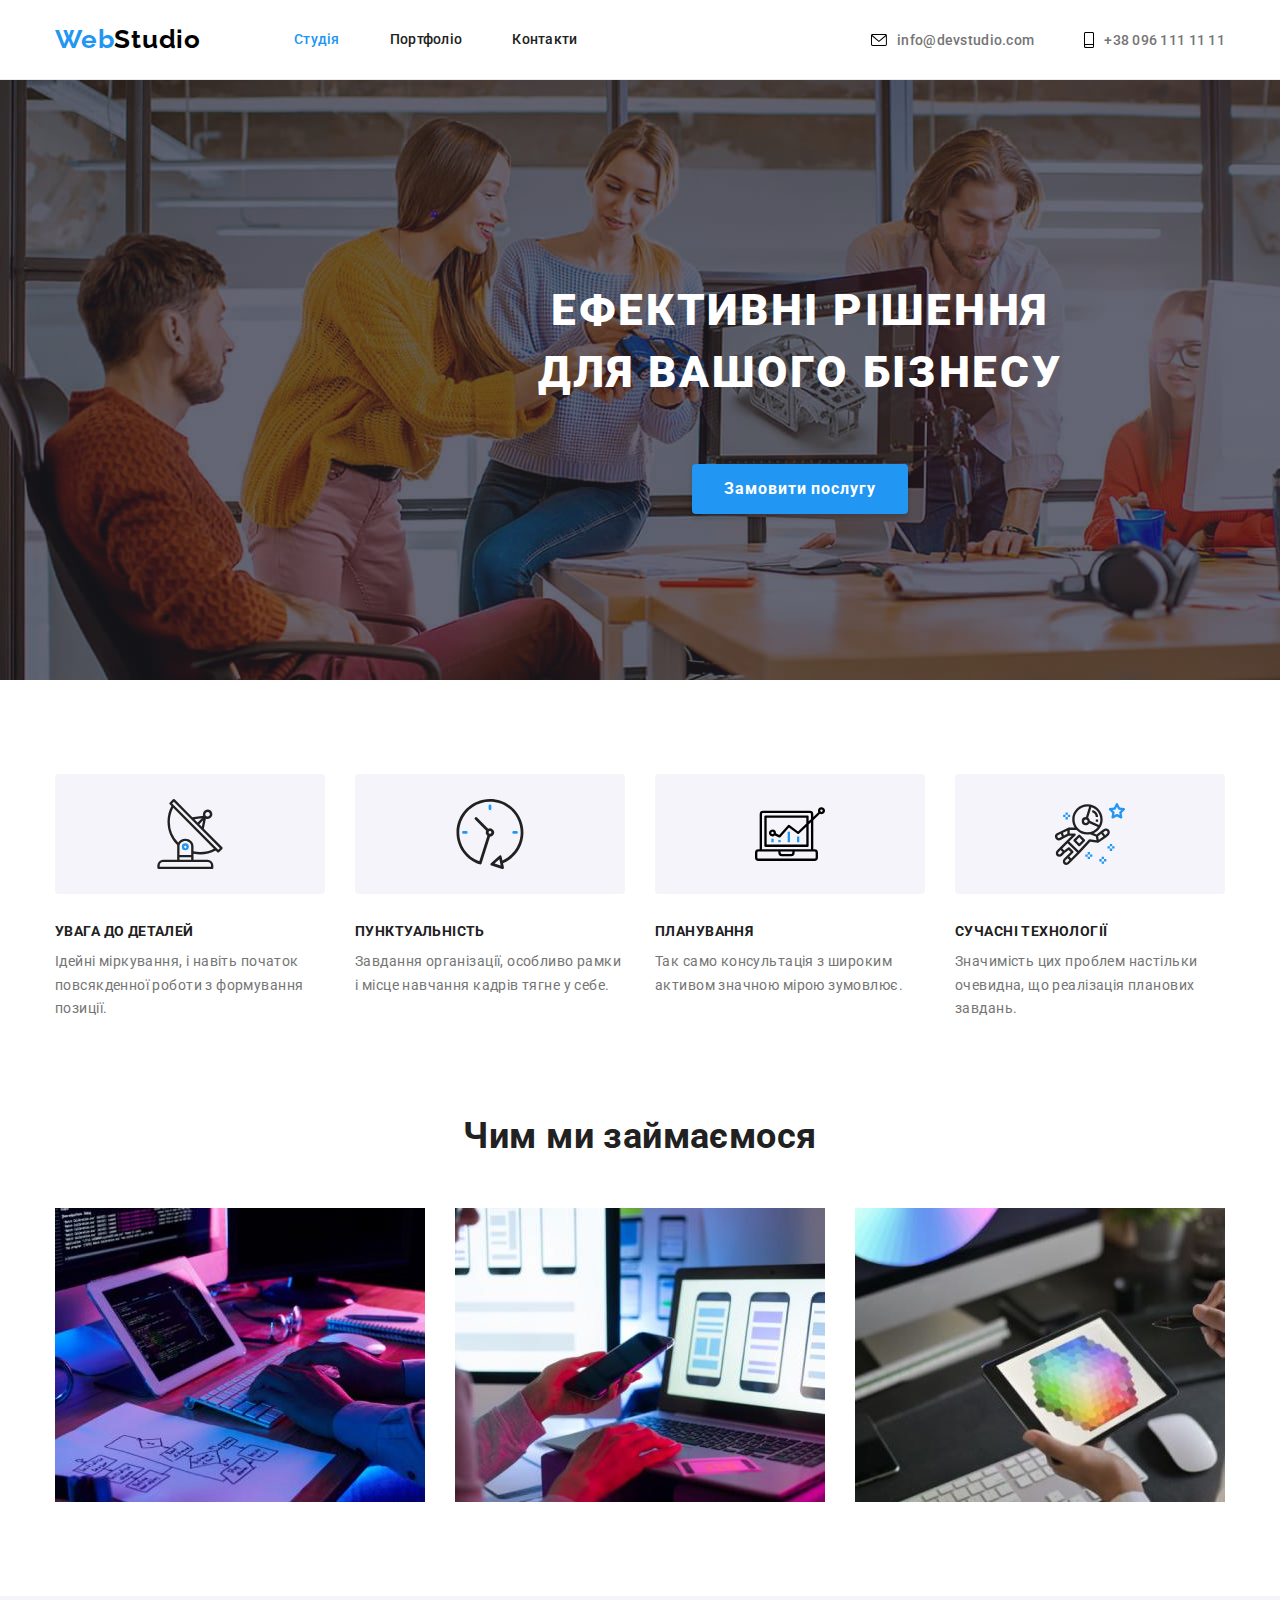
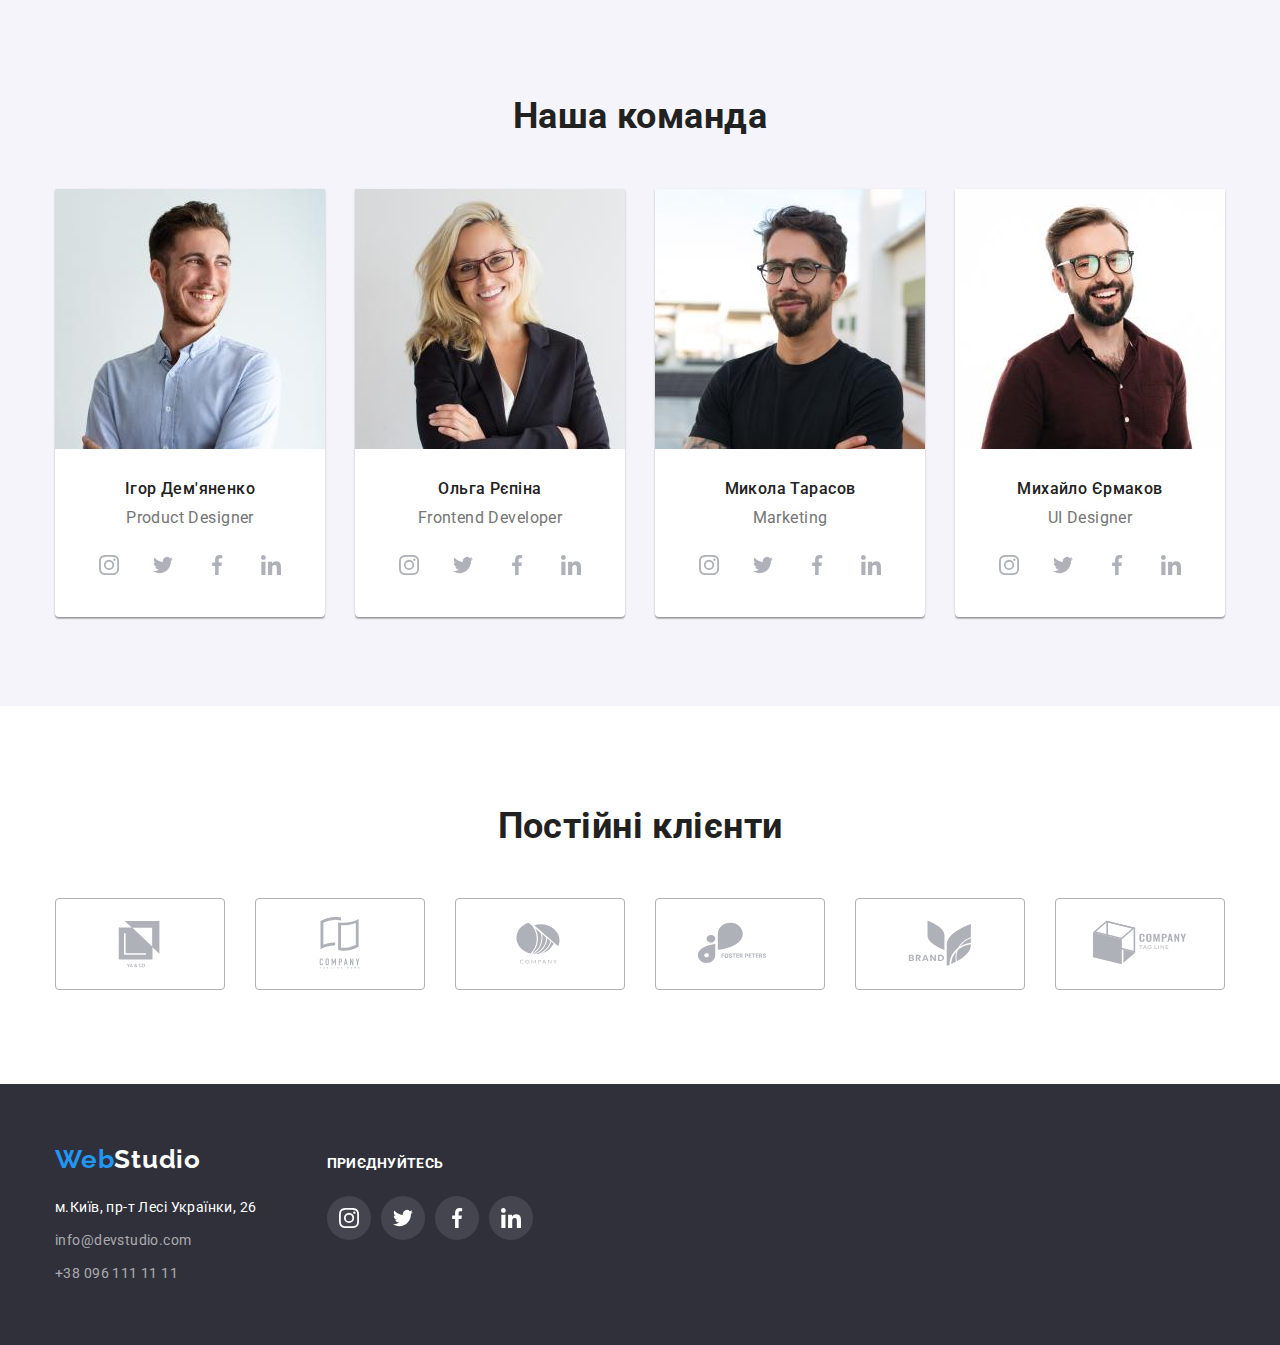
<file: index.html>
<!DOCTYPE html>
<html lang="uk">
  
  
  <head>
    <title>webstudio</title>
    <meta charset="UTF-8" />
    <meta http-equiv="X-UA-Compatible" content="IE=edge" />
    <meta name="viewport" content="width=device-width, initial-scale=1.0" />
    <link rel="preconnect" href="https://fonts.googleapis.com">
    <link rel="preconnect" href="https://fonts.gstatic.com" crossorigin>
    <link href="https://fonts.googleapis.com/css2?family=Raleway:wght@700&family=Roboto:wght@400;500;700;900&display=swap"
      rel="stylesheet"/>
    <link rel="stylesheet" href="https://cdnjs.cloudflare.com/ajax/libs/modern-normalize/1.1.0/modern-normalize.min.css
    ">
    <link rel="stylesheet" href="./css/styles.css" />
  </head>
  <body>
    
    <header class="header">
      <div class="conteiner rulles">
      <!--Nav menu-->
      
    <nav class="header-nav">
  
    <a href="./index.html" class="header-logo">Web<span class="color-logo">Studio</span></a>
  
    <ul class="header-list-nav">
            <li class="header-item"><a href="./index.html" class="header-link current">Студія</a></li>
            <li class="header-item"><a href="./portfolio.html" class="header-link">Портфоліо</a></li>
            <li class="header-item"><a href="#" class="header-link">Контакти</a></li>
          </ul>
        </nav>
  
        <!-- Contacts-->
  
        <ul class="header-list">
        <li class="header-contact">
        <a href="mailto:info@devstudio.com" class="header-mal svg"><svg viewBox="0 0 43 32" class="header-svg" width="16" height="12"><use href="./img/sprite.svg#mail"></use></svg> info@devstudio.com</a></li>
        <li class="header-contact">
          <a href="tel:+380961111111" class="header-tel svg"><svg viewBox="0 0 20 32" class="header-svg" width="10" height="16"><use href="./img/sprite.svg#smartphone"></use></svg>+38 096 111 11 11</a></li>
        </ul>
      </div>
        </header>
      
    <main>
      
      <!--Main board-->
      <section class="main-section">
        
        
        <h1 class="main-title">Ефективні рішення <br>для вашого бізнесу</h1>
        <button type="button" class="main-button"><span>Замовити послугу</span></button>
      
      </section>
      
      <section class=" no-box">
        <!--Description-->
        <div class="conteiner">
        <h2 hidden class="visualy-hidden">Наші переваги</h2>
        <ul class="hero-dscrpt">
          
            
          
          <li class="hero-list">
            <div class="advantage">
            <svg viewBox="0 0 32 32" width="70"><use href="./img/sprite.svg#antenna"></use></svg>
          </div>
            <h3 class="hero-item">УВАГА ДО ДЕТАЛЕЙ</h3>
            <p class="hero-blind">
              Ідейні міркування, і навіть початок повсякденної роботи з
              формування позиції.
            </p>
          </li>
          
        
          <li class="hero-list">
            <div class="advantage">
            <svg viewBox="0 0 32 32" width="70"><use href="./img/sprite.svg#clock"></use></svg>
          </div>
            <h3 class="hero-item">ПУНКТУАЛЬНІСТЬ</h3>
            <p class="hero-blind">
              Завдання організації, особливо рамки і місце навчання кадрів тягне
              у себе.
            </p>
          </li>
         
          <li class="hero-list">
            <div class="advantage">
            <svg viewBox="0 0 32 32" width="70"><use href="./img/sprite.svg#diagram"></use></svg>
          </div>
            <h3 class="hero-item">ПЛАНУВАННЯ</h3>
            <p class="hero-blind">
              Так само консультація з широким активом значною мірою зумовлює.
            </p>
          </li>
          
            
          
          <li class="hero-list">
            <div class="advantage">
            <svg viewBox="0 0 32 32" width="70"><use href="./img/sprite.svg#astronaut"></use></svg>
          </div>
            <h3 class="hero-item">СУЧАСНІ ТЕХНОЛОГІЇ</h3>
            <p class="hero-blind">
              Значимість цих проблем настільки очевидна, що реалізація планових
              завдань.
            </p>
          </li>
        </ul>
      </div>
      </section>
    
      <!--Items photo-->
      
      <section class="non-box">
        <div class="conteiner">
        <h2 class="hero">Чим ми займаємося</h2>
        <ul class="our-works">
          <li class="header-top">
            <img
              class="hero-photo"
              src="./img/items/img1.jpg"
              alt="набираємо текст"
              width="370"
              height="294"
            />
          </li>
          <li class="header-top">
            <img
              class="hero-photo"
              src="./img/items/img2.jpg"
              alt="фотосесії"
              width="370"
              height="294"
            />
          </li>
          <li class="header-top">
            <img
              class="hero-photo"
              src="./img/items/img3.jpg"
              alt="ремонтуємо техніку"
              width="370"
              height="294"
            />
          </li>
        </ul>
      </div>
      </section>
    
      <!--Blue color workers-->
     
      <section class="section">
        <div class="conteiner">
        <!--Portrait photo-->
        <h2 class="hero-section">Наша команда</h2>
        <ul class="section-list">
          <li class="hero-li">
            <img class="hero-photo"
              src="./img/portrait/img2.jpg"
              alt="Ігор Дем'яненко"
              width="270"
              height="260"
            />
            <div class="hero-svg">
            <h3 class="hero-people">Ігор Дем'яненко</h3>
            <p lang="en" class="hero-title">Product Designer</p>
            <ul class="link-hero">
              <li class="social-item"><a href="" class="icon"><svg class="svg-hero" viewBox="0 0 32 32" width="20"><use href="./img/sprite.svg#instagram"></use></svg></a></li>
              <li class="social-item"><a href=""class="icon"><svg class="svg-hero" viewBox="0 0 32 32" width="20"><use href="./img/sprite.svg#twitter"></use></svg></a></li>
              <li class="social-item"><a href="" class="icon"><svg class="svg-hero" viewBox="0 0 32 32" width="20"><use href="./img/sprite.svg#facebook"></use></svg></a></li>
              <li class="social-item"><a href="" class="icon"><svg class="svg-hero" viewBox="0 0 32 32" width="20"><use href="./img/sprite.svg#linkedin"></use></svg></a></li>
            </ul>
          </div>
          </li>
          <li class="hero-li">
            <img class="hero-photo"
              src="./img/portrait/img1.jpg"
              alt="Ольга Рєпіна"
              width="270"
              height="260"
            />
            <div class="hero-svg">
            <h3 class="hero-people">Ольга Рєпіна</h3>
            <p lang="en" class="hero-title">Frontend Developer</p>
            <ul class="link-hero">
              <li class="social-item"><a href="" class="icon"><svg class="svg-hero" viewBox="0 0 32 32" width="20"><use href="./img/sprite.svg#instagram"></use></svg></a></li>
              <li class="social-item"><a href=""class="icon"><svg class="svg-hero" viewBox="0 0 32 32" width="20"><use href="./img/sprite.svg#twitter"></use></svg></a></li>
              <li class="social-item"><a href=""class="icon"><svg class="svg-hero" viewBox="0 0 32 32" width="20"><use href="./img/sprite.svg#facebook"></use></svg></a></li>
              <li class="social-item"><a href=""class="icon"><svg class="svg-hero" viewBox="0 0 32 32" width="20"><use href="./img/sprite.svg#linkedin"></use></svg></a></li>
            </ul>
          </div>
          </li>
          <li class="hero-li">
            <img class="hero-photo"
              src="./img/portrait/img3.jpg"
              alt="Микола Тарасов"
              width="270"
              height="260"
            />
            <div class="hero-svg">
            <h3 class="hero-people">Микола Тарасов</h3>
            <p lang="en" class="hero-title">Marketing</p>
            <ul class="link-hero">
              <li class="social-item"><a href="" class="icon"><svg class="svg-hero" viewBox="0 0 32 32" width="20"><use href="./img/sprite.svg#instagram"></use></svg></a></li>
              <li class="social-item"><a href="" class="icon"><svg class="svg-hero" viewBox="0 0 32 32" width="20"><use href="./img/sprite.svg#twitter"></use></svg></a></li>
              <li class="social-item"><a href="" class="icon"><svg class="svg-hero" viewBox="0 0 32 32" width="20"><use href="./img/sprite.svg#facebook"></use></svg></a></li>
              <li class="social-item"><a href="" class="icon"><svg class="svg-hero" viewBox="0 0 32 32" width="20"><use href="./img/sprite.svg#linkedin"></use></svg></a></li>
            </ul>
          </div>
          </li>
          <li class="hero-li">
            <img class=""
              src="./img/portrait/img4.jpg"
              alt="sМихайло Єрмакоh3"
              width="270"
              height="260"
            />
            <div class="hero-svg">
            <h3 class="hero-people">Михайло Єрмаков</h3>
            <p lang="en" class="hero-title">UI Designer</p>
            <ul class="link-hero">
              <li class="social-item"><a href="" class="icon"><svg class="svg-hero" viewBox="0 0 32 32" width="20"><use href="./img/sprite.svg#instagram"></use></svg></a></li>
              <li class="social-item"><a href="" class="icon"><svg class="svg-hero" viewBox="0 0 32 32" width="20"><use href="./img/sprite.svg#twitter"></use></svg></a></li>
              <li class="social-item"><a href=""class="icon"><svg  class="svg-hero"viewBox="0 0 32 32" width="20"><use href="./img/sprite.svg#facebook"></use></svg></a></li>
              <li class="social-item"><a href="" class="icon"><svg class="svg-hero" viewBox="0 0 32 32" width="20"><use href="./img/sprite.svg#linkedin"></use></svg></a></li>
            </ul>
          </li>
        </div>
        </ul>
      </div>
      </section>
       

    
     <section class="partners-section">
      <div class="conteiner">
      <h2 class="partners-title">Постійні клієнти</h2>
      <ul class="partners-list">
        <li class="partners"><a href="" class="partners-link"><svg viewBox="0 0 57 32" width="106" hight="60" class="company-svg"><use href="./img/sprite.svg#Logo"></use></svg></a></li>
        <li class="partners"><a href="" class="partners-link"><svg viewBox="0 0 57 32" width="106" hight="60" class="company-svg"><use href="./img/sprite.svg#Logo1"></use></svg></a></li>
        <li class="partners"><a href="" class="partners-link"><svg viewBox="0 0 57 32" width="106" hight="60" class="company-svg"><use href="./img/sprite.svg#Logo2"></use></svg></a></li>
        <li class="partners"><a href="" class="partners-link"><svg viewBox="0 0 57 32" width="106" hight="60" class="company-svg"><use href="./img/sprite.svg#Logo3"></use></svg></a></li>
        <li class="partners"><a href="" class="partners-link"><svg viewBox="0 0 57 32" width="106" hight="60" class="company-svg"><use href="./img/sprite.svg#Logo4"></use></svg></a></li>
        <li class="partners"><a href="" class="partners-link"><svg viewBox="0 0 57 32" width="106" hight="60" class="company-svg"><use href="./img/sprite.svg#Logo5"></use></svg></a></li>
      </ul>
    </div>
     </section>
    
    
    </main>
    
    <footer class="footer">
      <div class="conteiner correct"> 
        <div class="footer-box">
        <a href="./index.html" class="footer-logo">
          Web<span class="color-footer">Studio</span></a
        >
        <address class="adress-footer">
          <ul class="footer-list">
            <li class="footer-item bot">
              <a
                href="https://goo.gl/maps/juvtHiytcNgh8N4bA"
                class="footer-link li"
                target="_blank"
                rel="noopener norefferer nofollow"
                >м.Київ, пр-т Лесі Українки, 26</a
              >
            </li>
            <li class="footer-item bot">
              <a href="mailto:info@devstudio.com" class="footer-mal li"
                >info@devstudio.com</a
              >
            </li>
            <li class="footer-item">
              <a href="tel:+380961111111" class="footer-tel">+38 096 111 11 11</a>
            </li>
          </ul>
        </address>
      </div>
      <div>
        <p class="join-page">Приєднуйтесь</p>
        <ul class="footer-last">
          <li class="footer-perm"><a href="" class="footer-welcome"><svg class="footer-svg" viewBox="0 0 32 32" width="20"><use href="./img/sprite.svg#instagram"></use></svg></a></li>
              <li class="footer-perm"><a href=""class="footer-welcome"><svg class="footer-svg" viewBox="0 0 32 32" width="20"><use href="./img/sprite.svg#twitter"></use></svg></a></li>
              <li class="footer-perm"><a href="" class="footer-welcome"><svg class="footer-svg" viewBox="0 0 32 32" width="20"><use href="./img/sprite.svg#facebook"></use></svg></a></li>
              <li class="footer-perm"><a href="" class="footer-welcome"><svg class="footer-svg" viewBox="0 0 32 32" width="20"><use href="./img/sprite.svg#linkedin"></use></svg></a></li>
        </ul>
      </div>
      </div>
    </footer>
  
  </body>
</html>
</file>
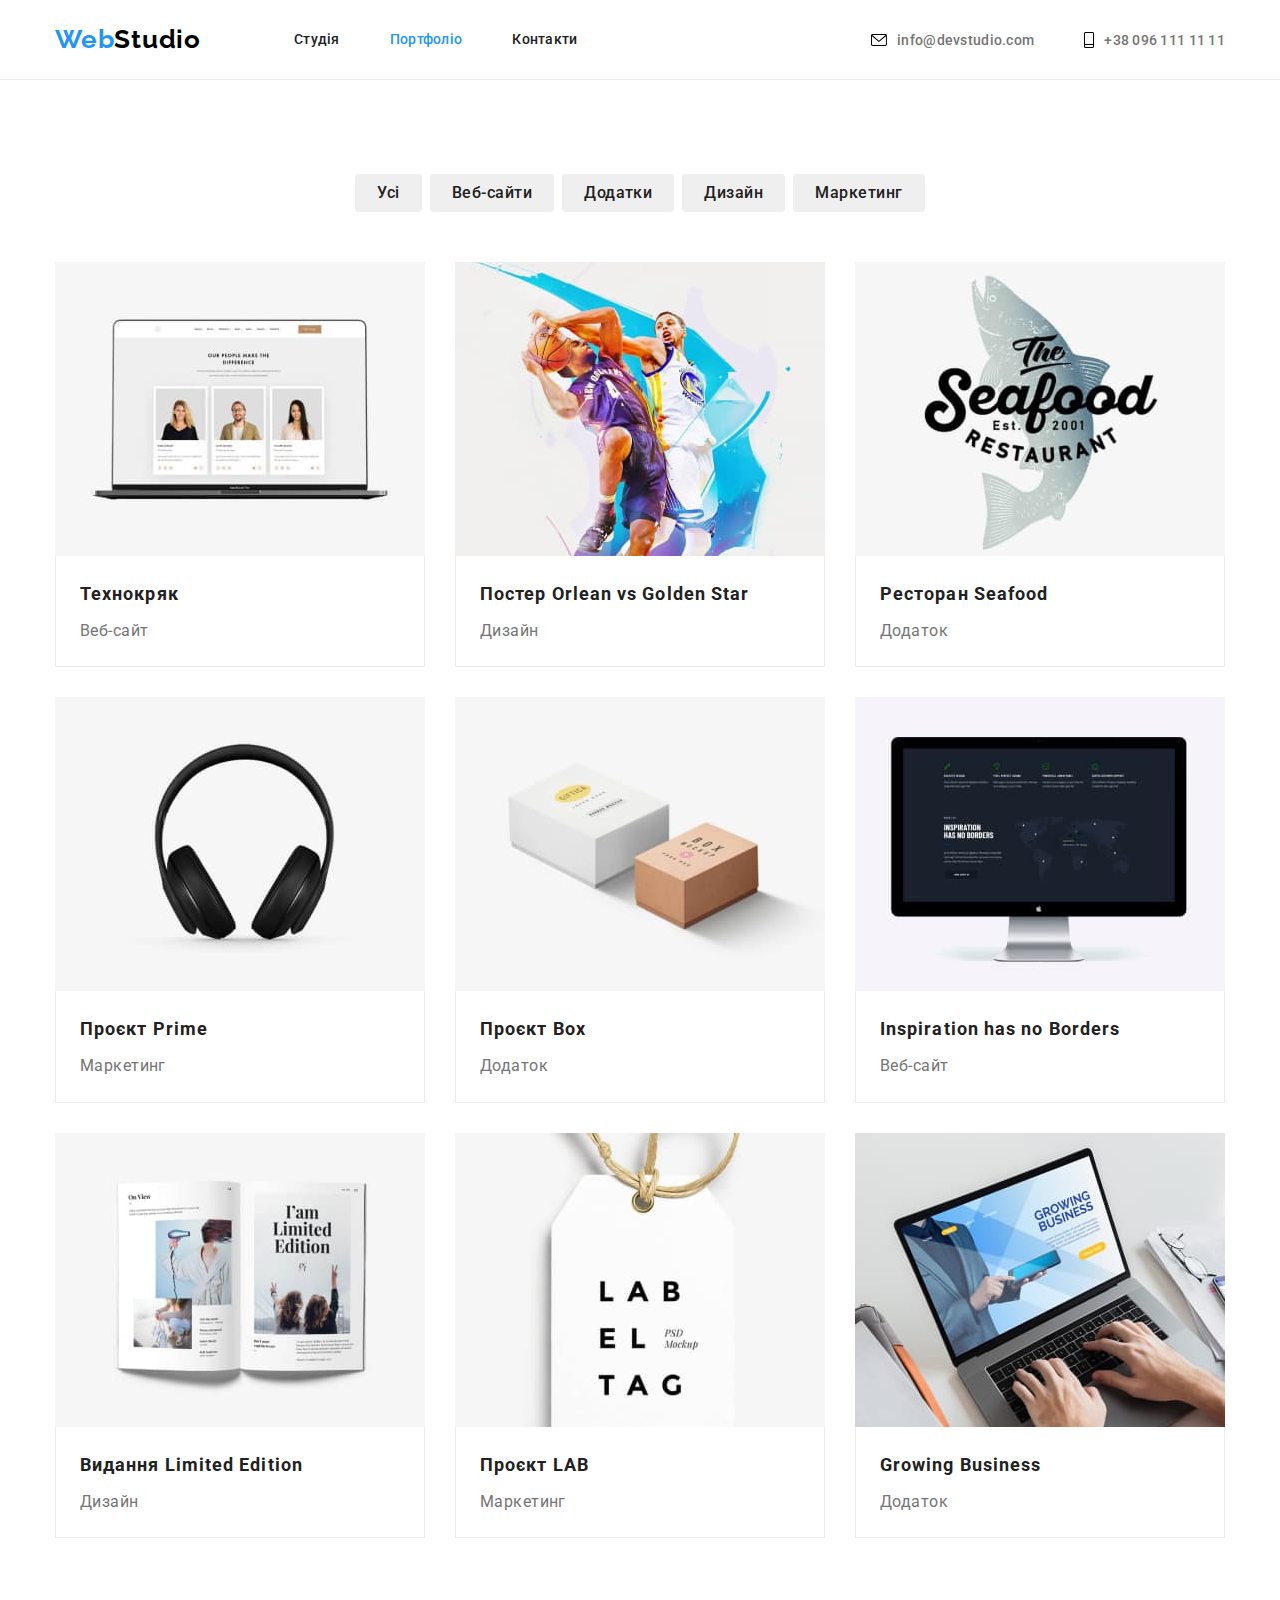
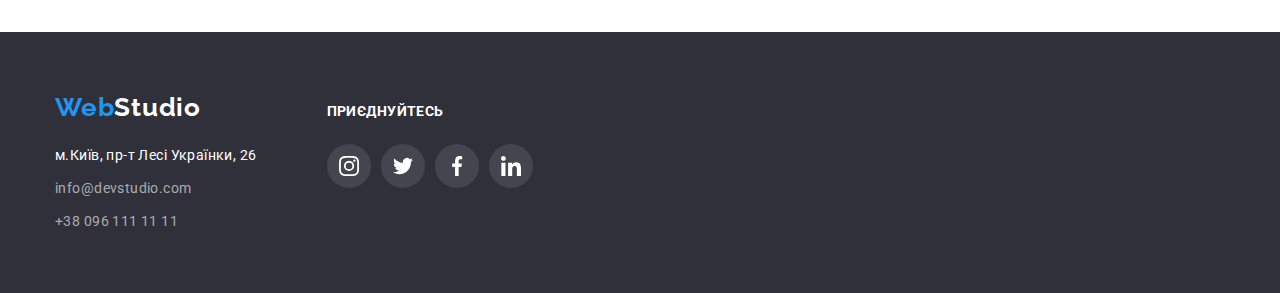
<file: portfolio.html>
<!DOCTYPE html>
<html lang="uk">
  <head>
   
    
    <title>portfolio</title>
    <meta charset="UTF-8" />
    <meta http-equiv="X-UA-Compatible" content="IE=edge" />
    <meta name="viewport" content="width=device-width, initial-scale=1.0" />
    <link rel="preconnect" href="https://fonts.googleapis.com" />
    <link rel="preconnect" href="https://fonts.gstatic.com" crossorigin />
    <link href="https://fonts.googleapis.com/css2?family=Raleway:wght@700&family=Roboto:wght@400;500;700;900&display=swap"
    rel="stylesheet"/>
    <link rel="stylesheet" href="https://cdnjs.cloudflare.com/ajax/libs/modern-normalize/1.1.0/modern-normalize.min.css
    ">
    <link rel="stylesheet" href="./css/styles.css"/>
  </head>
  <body class="body">
    
    <header class="header">
      <div class="conteiner rulles">
      <!--Nav menu-->
      
    <nav class="header-nav">
  
    <a href="./index.html" class="header-logo">Web<span class="color-logo">Studio</span></a>
  
    <ul class="header-list-nav">
            <li class="header-item"><a href="./index.html" class="header-link ">Студія</a></li>
            <li class="header-item"><a href="./portfolio.html" class="header-link current">Портфоліо</a></li>
            <li class="header-item"><a href="#" class="header-link">Контакти</a></li>
          </ul>
        </nav>
  
        <!-- Contacts-->
  
        <ul class="header-list">
        <li class="header-contact">
        <a href="mailto:info@devstudio.com" class="header-mal svg"><svg viewBox="0 0 43 32" class="header-svg" width="16" height="12"><use href="./img/sprite.svg#mail"></use></svg> info@devstudio.com</a></li>
        <li class="header-contact">
          <a href="tel:+380961111111" class="header-tel svg"><svg viewBox="0 0 20 32" class="header-svg" width="10" height="16"><use href="./img/sprite.svg#smartphone"></use></svg>+38 096 111 11 11</a></li>
        </ul>
      </div>
        </header>
        
    
    <!--Main-->
    <main>
      
      <section class="main-portfolio">
        <div class="conteiner">
        <h1 class="visualy-hidden">Приклади</h1>
        
        <ul class="btn-group">
          <li class="button-item">
            <button type="button" class="main-buttonp">Усі</button>
          </li>
          <li class="button-item">
            <button type="button" class="main-buttonp">Веб-сайти</button>
          </li>
          <li class="button-item">
            <button type="button" class="main-buttonp">Додатки</button>
          </li>
          <li class="button-item">
            <button type="button" class="main-buttonp">Дизайн</button>
          </li>
          <li class="button-item">
            <button type="button" class="main-buttonp">Маркетинг</button>
          </li>
        </ul>
        
        
          
        <ul class="header-first">
          <li class="header-content">
            <a href="./index.html" class="linky"
              ><img
                src="./img/portfolio/img1.jpg"
                alt="робимо верстку сайтів "
                width="370"
                height="294"/>
              <div class="border"><h2 class="title-item">Технокряк</h2>
              <p class="title-cat">Веб-сайт</p></div></a>
          </li>
        
          
          <li class="header-content">
            <a href="./index.html"class="linky"
              ><img
                src="./img/portfolio/img2.jpg"
                alt="Малюнки"
                width="370"
                height="294"
              />
              <div class="border"><h2 class="title-item">
                Постер <span lang="en">Orlean vs Golden Star</span>
              </h2>
              <p class="title-cat">Дизайн</p></div></a
            >
          </li>
        
          
          <li class="header-content">
            <a href="./index.html"class="linky"
              ><img
                src="./img/portfolio/img3.jpg"
                alt="додаток"
                width="370"
                height="294"
              />
              <div class="border"><h2 class="title-item">
                Ресторан <span lang="en">Seafood</span>
              </h2>
              <p class="title-cat">Додаток</p></div></a
            >
          </li>
          

         
          <li class="header-content">
            <a href="./index.html"class="linky"
              ><img
                src="./img/portfolio/img4.jpg"
                alt="просування"
                width="370"
                height="294"
              />
              <div class="border"><h2 class="title-item">Проєкт <span lang="en">Prime</span></h2>
              <p class="title-cat">Маркетинг</p></div></a
            >
          </li>
        
          
          <li class="header-content">
            <a href="./index.html"class="linky"
              ><img
                src="./img/portfolio/img5.jpg"
                alt="Маркетинг"
                width="370"
                height="294"
              />
              <div class="border"><h2 class="title-item">Проєкт <span lang="en>">Box</span></h2>
              <p class="title-cat">Додаток</p></div></a>
          </li>
        
          
          <li class="header-content">
            <a href="./index.html"class="linky"
              ><img
                src="./img/portfolio/img6.jpg"
                alt="Сайт"
                width="370"
                height="294"
              />
              <div class="border"><h2 lang="en" class="title-item">Inspiration has no Borders</h2>
              <p class="title-cat">Веб-сайт</p></div></a>
          </li>
        

       
          <li class="header-content">
            <a href="./index.html"class="linky"
              ><img
                src="./img/portfolio/img7.jpg"
                alt="Книга"
                width="370"
                height="294"
              />
              <div class="border"><h2 class="title-item">
                Видання <span lang="en">Limited Edition</span>
              </h2>
              <p class="title-cat">Дизайн</p></div></a>
          </li>
        
          
          <li class="header-content">
            <a href="./index.html"class="linky"
              ><img
                src="./img/portfolio/img8.jpg"
                alt="Проєкт"
                width="370"
                height="294"
              />
              <div class="border"><h2 class="title-item">Проєкт <span lang="en">LAB</span></h2>
              <p class="title-cat">Маркетинг</p></div></a>
          </li>
        
          
          <li class="header-content">
            <a href="./index.html"class="linky"
            ><img src="./img/portfolio/img9.jpg"
                alt="додаток"
                width="370"
                height="294"
              />
              <div class="border"><h2 lang="en" class="title-item">Growing Business</h2>
              <p class="title-cat">Додаток</p></div></a>
          </li>
        </ul>
         
        
      </div> 
      </section>
      
    </main>
  
    <footer class="footer">
      <div class="conteiner correct"> 
        <div class="footer-box">
        <a href="./index.html" class="footer-logo">
          Web<span class="color-footer">Studio</span></a
        >
        <address class="adress-footer">
          <ul class="footer-list">
            <li class="footer-item bot">
              <a
                href="https://goo.gl/maps/juvtHiytcNgh8N4bA"
                class="footer-link li"
                target="_blank"
                rel="noopener norefferer nofollow"
                >м.Київ, пр-т Лесі Українки, 26</a
              >
            </li>
            <li class="footer-item bot">
              <a href="mailto:info@devstudio.com" class="footer-mal li"
                >info@devstudio.com</a
              >
            </li>
            <li class="footer-item">
              <a href="tel:+380961111111" class="footer-tel">+38 096 111 11 11</a>
            </li>
          </ul>
        </address>
      </div>
      <div class="footer-icon">
        <p class="join-page">ПРИЄДНУЙТЕСЬ</p>
        <ul class="footer-last">
          <li class="footer-perm"><a href="" class="footer-welcome"><svg class="footer-svg" viewBox="0 0 32 32" width="20"><use href="./img/sprite.svg#instagram"></use></svg></a></li>
              <li class="footer-perm"><a href=""class="footer-welcome"><svg class="footer-svg" viewBox="0 0 32 32" width="20"><use href="./img/sprite.svg#twitter"></use></svg></a></li>
              <li class="footer-perm"><a href="" class="footer-welcome"><svg class="footer-svg" viewBox="0 0 32 32" width="20"><use href="./img/sprite.svg#facebook"></use></svg></a></li>
              <li class="footer-perm"><a href="" class="footer-welcome"><svg class="footer-svg" viewBox="0 0 32 32" width="20"><use href="./img/sprite.svg#linkedin"></use></svg></a></li>
        </ul>
      </div>
      </div>
    </footer>
  </body>
</html>
</file>
<file: css/styles.css>
:root {
  --primary-color: #2196f3;
  --simple-color: #000000;
  --secondary-color: #757575;
  --mainsection-clor: #2f303a;
  --item-color: #212121;
  --background-color: #2f303a;
  --whole-white-color:#ffffff;
  --fotter-color: rgba(255, 255, 255, 0.6);
  --hero-bck-cloror:#F5F4FA;
  --focus-color:#188CE8;
  --solid: #ECECEC;
  --icon-color:#AFB1B8;
  --linky-background:#EEEEEE;
} 






body {
  font-family: "Roboto", sans-serif;
  font-size: 14px;
line-height: 1.7;
letter-spacing: 0.03em;
color:var(--secondary-color);
background-color:var(--whole-white-color);
}



h1,h2,h3,h4,h5,h6,p,ul {
  margin: 0;
  padding: 0;
}

/* Css Header */ 
.header-logo {
  color: var(--primary-color);
  font-family: "Raleway",sans-serif;
  font-weight: 700;
  font-size: 26px;
  line-height: 1.2;
  letter-spacing: 0.03em;
  margin-right: 93px;
  text-decoration: none;
  }
  
.conteiner{
width: 1200px;
margin:0 auto;
padding-left: 15px;
padding-right: 15px;
}

.conteiner.rulles{
  display: flex;
  align-items: center;
}

  .header { 
      border-bottom: 1px solid var(--solid); 
  }

     .header-list {
      display: flex;
      gap: 50px;
      list-style: none;
      margin-left: auto;
      
     }
  
     .header-item{
      font-family: "Roboto",sans-serif;
      font-weight: 500;
      font-size: 14px;
      line-height: 1.1;
      letter-spacing: 0.03em;
     }
     .header-list-nav{
      display: flex;
      gap: 50px;
      list-style-type: none;
      padding-right:auto;
     }
  
     .header-nav {
      display: flex;
      align-items: center;
  }
  .color-logo {
    color: var(--simple-color);
      font-family: "Raleway",sans-serif;
  font-weight: 700;
  font-size: 26px;
  line-height: 1.192;
  letter-spacing: 0.03em;
  text-decoration: none;
  }
  
  
  .header-link {
    display: block;
    padding: 32px 0;
  color: var(--item-color);
  font-weight: 500;
  font-size: 14px;
  line-height: 1.1;
  letter-spacing: 0.02em;
  text-decoration: none;
  }
  .header-mal, .header-tel{
    font-weight: 500;
    font-size: 14px;
    line-height: 1.142;
    letter-spacing: 0.02em;
    color: var(--secondary-color);
    text-decoration: none;
    display: flex;
    gap: 10px;
    align-items: center;
}

.svg:hover{
  fill: var(--primary-color);
}
.svg:focus{
  fill: var(--focus-color);
}

  
 .header-link:hover{
  color: var(--primary-color);
  }
  
  .header-mal:hover {
    color: var(--primary-color);
}
  .header-tel:hover{
    color: var(--primary-color);
}

  .header-link:focus{
    color:var(--focus-color)
  }

  .header-mal:focus{
    color:var(--focus-color)
  }

  .header-tel:focus{
    color:var(--focus-color)
  }

  .current{
    color: var(--primary-color);
  }

/*STDIO START!!!!!!!!!!!!!!!!!!!!!!!!!!!!!!!!!!!!!!!!!!!!!!!!!!!!!!!!!!!!!!!!!!!!!!!!!!!!!!!!!!!!!!!!!!!!!!!!!!!!!!!!!!!!!!!!!!!!!!!!!!!!!!!!!!!!!!!!!!!!!!!!*/


.visualy-hidden{
position: absolute;
white-space: nowrap;
width: 1px;
height: 1px;
overflow: hidden;
border: 0;
padding: 0;
clip: rect(0 0 0 0);
clip-path: inset(50%);
margin: -1px;
}


h1,h2,h3,h4,h5,h6,p,ul
 {
  margin: 0;
  padding: 0;
}


.main-background{
  width: 1600px;
  height: 600px;
  margin-top: 0;
  margin-bottom: 0;
  margin-left: auto;
  margin-right: auto;
  background-image:linear-gradient(rgba(47, 48, 58, 0.4),rgba(47, 48, 58, 0.4)),url(../img/background/Img.jpg);
  background-size:cover;
  background-repeat:no-repeat;
}



.main-button:hover {
  background-color:var(--focus-color);
  color: var(--whole-white-color);
}
 
.main-button a:focus{
  color:var(--focus-color);
  box-shadow: 0px 4px 4px rgba(0, 0, 0, 0.15);
}



.main-button{
  font-family: inherit;
  font-weight: 700;
  font-size: 16px;
  line-height: 1.9;
  letter-spacing: 0.06em;
  background-color: var(--primary-color);
  box-shadow: 0px 4px 4px rgba(0, 0, 0, 0.15);
  border-radius: 4px;
  padding:10px 32px;
  border: none;
  cursor: pointer;
  margin-top: 30px;
  color: var(--whole-white-color);
}




.main-section {
  background-color: var(--mainsection-clor);
  color:var(--whole-white-color);
  text-align: center;
  min-width: 1600px;
  background-position: center;
  min-height: 600px;
  margin-left: auto;
  margin-right: auto;
  background-image:linear-gradient(rgba(47, 48, 58, 0.4),rgba(47, 48, 58, 0.4)),url(../img/background/Img.jpg);
  background-size:cover;
  background-repeat:no-repeat;
    
}

.main-title {
  text-transform: uppercase;
  text-align: center;
  font-weight: 900;
  font-size: 44px;
  line-height: 1.4;
  letter-spacing: 0.06em;
  padding-top: 200px;
  margin-bottom: 30px
}


.header-top {
  text-decoration: none;
  list-style: none;
}




.no-box{
  padding-top: 94px;
  padding-bottom: 94px;
}

.non-box{
  margin: 0 auto;
  padding-bottom: 94px;
}



.hero-item {
  color:var(--item-color);
  font-weight: 700;
  font-size: 14px;
  line-height: 1.1;
  text-transform: uppercase;
  margin-bottom: 10px;
}

.hero-list {
  text-decoration: none;
  list-style: none;
  margin: 0 auto;
  
}

 .section {
  background-color:var(--hero-bck-cloror);
  padding-bottom: 94px;
  padding-top: 94px;
}




.hero {
  color: var(--item-color);
  font-weight: 700;
  font-size: 36px;
  line-height: 1.2;
  text-align: center;
  margin-bottom:50px;
}



.advantage{
  text-align: center;
  background-color: var(--hero-bck-cloror);
  display: flex;
  align-items: center;
  justify-content: center;
  margin-bottom: 30px;
  width: 270px;
  height: 120px;
  border-radius: 4px;
}
.our-works{
display: flex;
 gap: 30px;
 
}

.hero-dscrpt{
    display: flex;
  gap: 30px;
}


.section{
  padding-top: 99px;
  padding-bottom: 89px;
}

.hero-section {
  color: var(--item-color);
  font-weight: 700;
  font-size: 36px;
  line-height: 1.2;
  text-decoration: none;
  text-align: center;
  margin-bottom:50px;
}

.hero-people {
  font-weight: 500;
  font-size: 16px;
  line-height: 1.2;
  color:var(--item-color);
  text-align: center;
  margin-bottom: 10px
 
}

.link-hero{
  list-style: none;
  text-decoration: none;
  display: flex;
  justify-content: center;
  gap: 10px;
}


.hero-title {
  font-size: 16px;
    line-height: 1.2;
  color: var(--secondary-color);
  text-align: center;
  margin-bottom: 16px;
}


.hero-photo{
  display: block;
}

.section-list {
  text-decoration: none;
  display: flex;
  gap: 30px;
}

.hero-svg{
  padding-top: 30px;
  padding-bottom: 30px;
}

.social-item{
  display: flex;
  align-items: center;
  justify-content: center;
  
 } 

.icon:hover,
.icon:focus {
  background-color:var(--primary-color); 
  color: var(--whole-white-color);
  }

.icon{
  background-color: var(--whole-white-color);
  color: var(--icon-color);
  width: 44px;
  height: 44px;
  display: flex;
  border-radius: 50%;
  align-items: center;
  justify-content: center;
 }


.svg-hero{
  fill:currentColor
}


.hero-li {
  text-decoration: none;
  list-style: none;
  background:var(--whole-white-color);
  box-shadow: 0px 1px 3px rgba(0, 0, 0, 0.12), 0px 1px 1px rgba(0, 0, 0, 0.14), 0px 2px 1px rgba(0, 0, 0, 0.2);
  border-radius: 0px 0px 4px 4px;
}

.partners-section{
  padding-bottom: 94px;
  padding-top: 99px;
}

.partners-title{
  color: var(--item-color);
  font-weight: 700;
  font-size: 36px;
  line-height: 1.2;
  text-decoration: none;
  text-align: center;
  margin-bottom:50px;
  
}


.partners-list{
  display: flex;
  list-style: none;
  justify-content: center;
  gap: 30px;
  
  }





.partners-link{
  width: 170px;
  height: 92px;
  border: 1px solid #AFB1B8;
  border-radius: 4px;
  display: flex;
  justify-content: center;
  align-items: center;
  color: var(--icon-color);
}

.partners-link:hover,
.partners-link:focus{
 border: 1px solid var(--primary-color);
  color: var(--primary-color);
}

.company-svg{
  fill:currentColor;
}











/*PORTFOLIO  START !!!!!!!!!!!!!!!!!!!!!!!!!!!!!!!!!!!!!!!!!!!!!!!!!!!!!!!!!!!!!!!!!!!!!!!!!!!!!!!!!!!!!!!!!!!!!!!!!!!!!!!!!!!!!!!!!!!!!!!!!!!!!!!!!!!!!!!!!!!*/












img{
  display: block;
}

.main-buttonp:hover,
.main-buttonp:focus  {
  background-color: var(--primary-color);
  color:var(--whole-white-color);
  box-shadow: 0px 3px 1px rgba(0, 0, 0, 0.1), 0px 1px 2px rgba(0, 0, 0, 0.08), 0px 2px 2px rgba(0, 0, 0, 0.12);
}


.btn-group{
  display: flex;
  gap: 8px;
  justify-content: center;
  margin-bottom:50px;
}

.main-buttonp{
font-family: inherit;
font-weight: 500;
font-size: 16px;
line-height: 1.6;
text-align: center;
letter-spacing: 0.03em;
border-radius: 4px;
color:var(--item-color);
border: none;
padding: 6px 22px;
cursor: pointer;
}




.main-portfolio{
  padding-top: 94px;
  padding-bottom: 94px;
}



.button-item{
  font-style: normal;
  list-style: none;
color:var(--item-color);
cursor: pointer;
}




.border{
  
  background: var(--whole-white-color);
border: 1px solid var(--solid);
padding:20px 24px;
border-top: none;
 }


.header-first {
 flex-wrap: wrap;
 display: flex;
 gap: 30px;
}


.header-content {
  list-style: none;
 }

.header-content:nth-child(3n){
  margin-right: 0;
}

.header-content:nth-last-child(-n + 3) {
  margin-bottom: 0;
}

.header-content a{
  text-decoration: none;
}

.linky{
  display: block;
}

.linky:hover,
.linky:focus{
  box-shadow: 0px 3px 1px rgba(0, 0, 0, 0.1), 0px 1px 2px rgba(0, 0, 0, 0.08),
    0px 2px 2px rgba(0, 0, 0, 0.12);
}

.title-item {
font-weight: 700;
font-size: 18px;
line-height: 2;
letter-spacing: 0.06em;
 color:var(--item-color);
margin-bottom: 4px;
}


.title-cat {
  color: var(--secondary-color);
  font-size: 16px;
  line-height: 1.9;
 }












 
/*PORTFOLIO  END !!!!!!!!!!!!!!!!!!!!!!!!!!!!!!!!!!!!!!!!!!!!!!!!!!!!!!!!!!!!!!!!!!!!!!!!!!!!!!!!!!!!!!!!!!!!!!!!!!!!!!!!!!!!!!!!!!!!!!!!!!!!!!!!!!!!!!!!!!*/













 

.footer {
  background-color: var(--background-color);
  padding-bottom: 60px;
  padding-top: 60px;
}

.adress-footer{
  margin-top: 20px;
}
.footer-logo{
  color: var(--primary-color);
  font-family: "Raleway",sans-serif;
  font-weight: 700;
  font-size: 26px;
  line-height: 1.2;
  letter-spacing: 0.03em;
  text-decoration: none;
}

.color-footer {
  color:var(--whole-white-color);
}

.footer-list {
  font-style: normal;
  list-style: none;
}
.footer-item {
  color: var(--fotter-color);
}

.footer-item a:hover {
  color: var(--primary-color);
}

.footer-item a:focus{
  color: var(--focus-color);
}

.footer-link {
  text-decoration: none;
  list-style-type: none;
  color:var(--whole-white-color);
}

.footer-mal{
  text-decoration: none;
  list-style: none;
  color:var(--fotter-color);

}
.footer-tel {
  text-decoration: none;
  list-style: none;
  color:var(--fotter-color);
}

.footer-item.bot{
  margin-bottom :9px;
}


.footer-box{
 margin-right: 70px;
}

.join-page{
font-weight: 700;
font-size: 14px;
line-height: 1.8;
letter-spacing: 0.03em;
color: var(--whole-white-color);
margin-bottom: 20px;
text-transform: uppercase;
}


.footer-last{
display: flex;
text-decoration:none;
list-style: none;
gap: 10px;
}

.correct{
display: flex;
align-items: baseline;
}

.footer-welcome{
display: flex;
width: 44px;
height: 44px;
align-items: center;
justify-content: center;
border-radius: 50%;
background-color: rgba(255, 255, 255, 0.1);
color: var(--whole-white-color);
}


.footer-welcome:hover,
.footer-welcome:focus{
background-color:var(--primary-color); 
color: var(--whole-white-color);
}

.footer-svg{
fill: currentColor;
}
</file>
